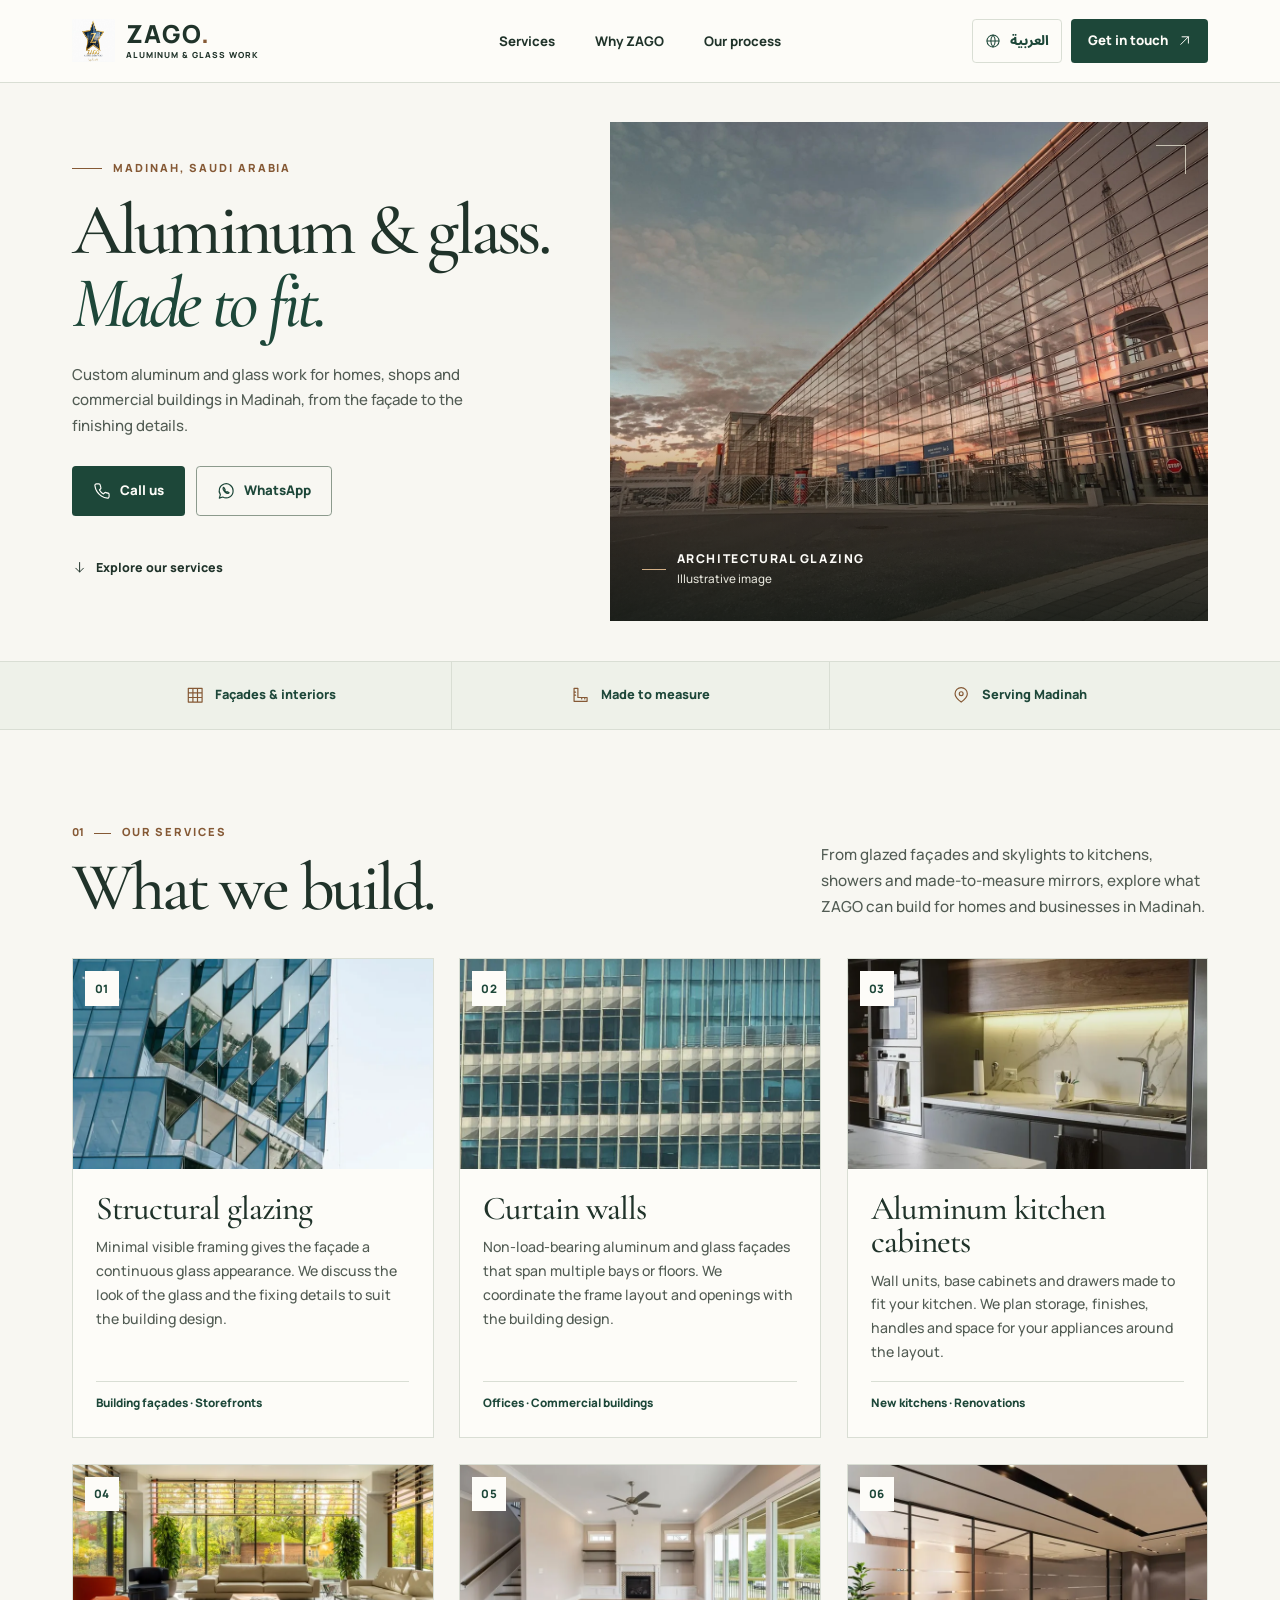
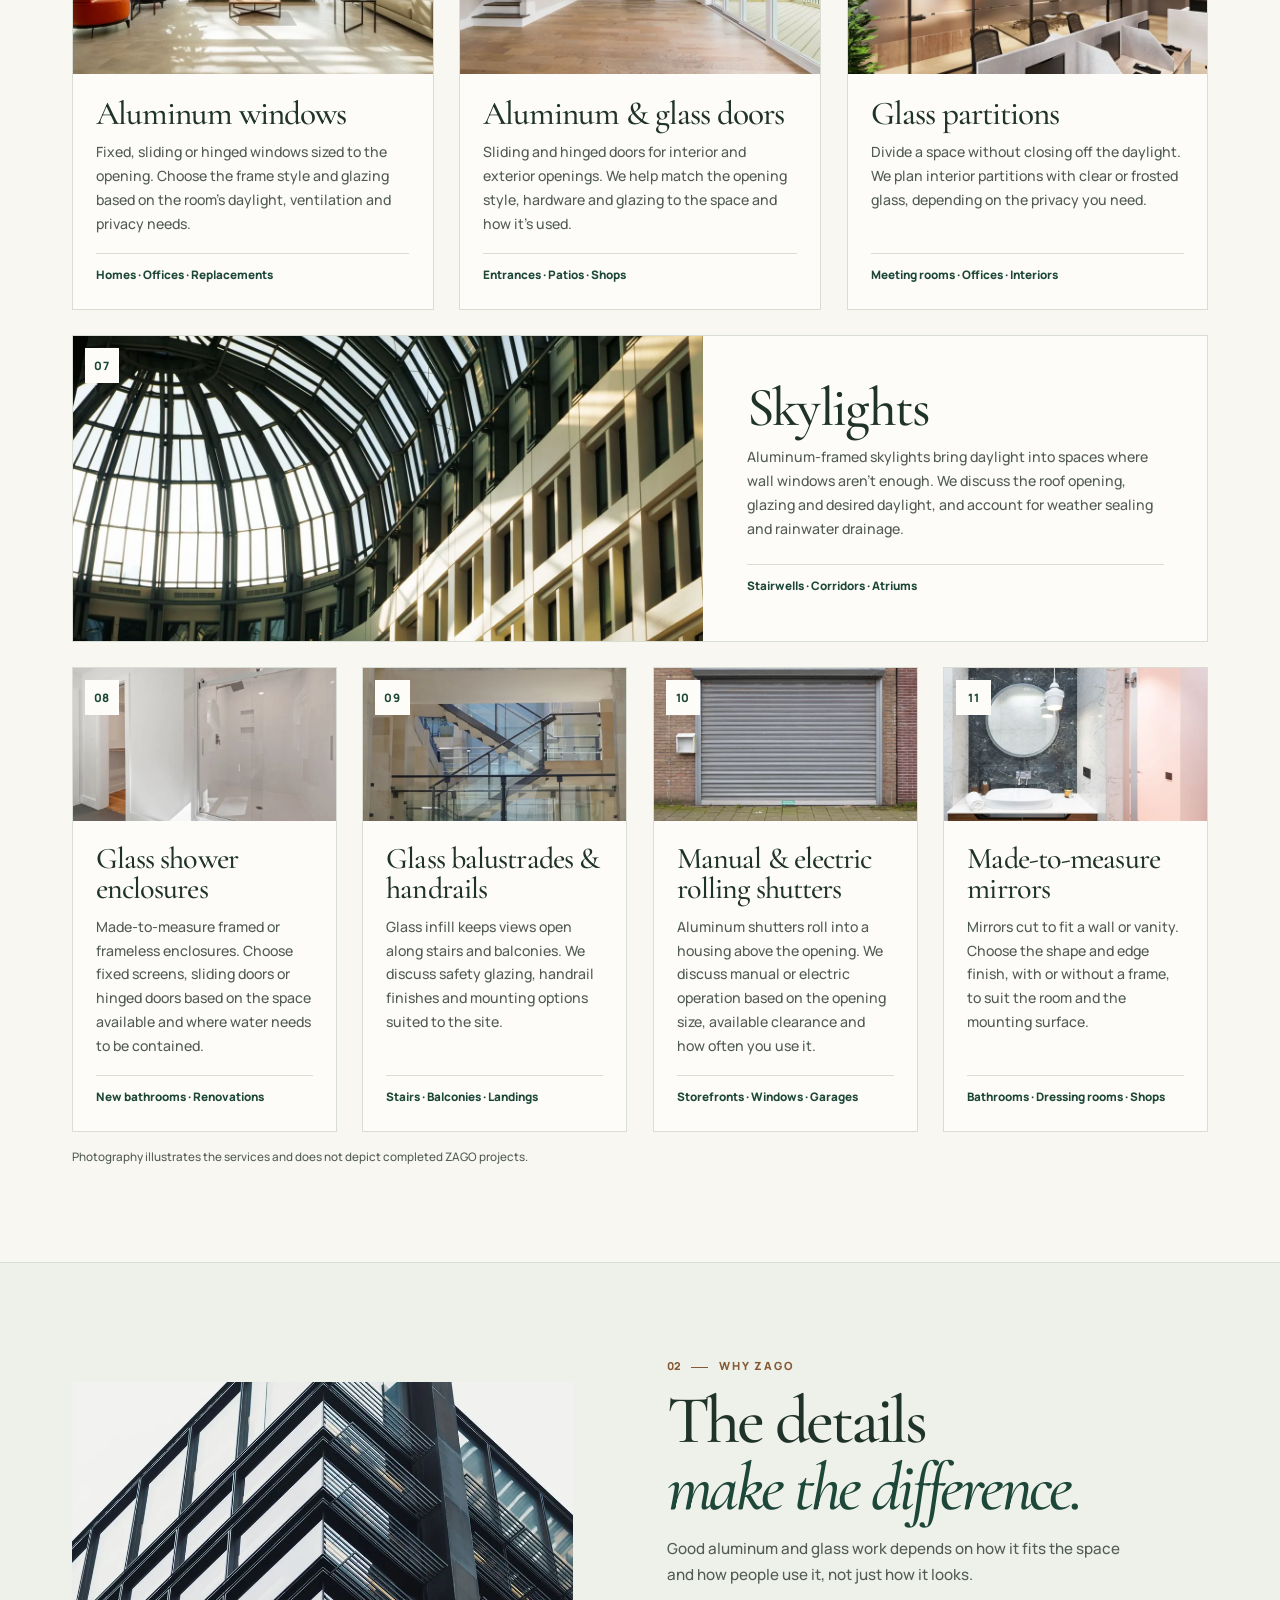
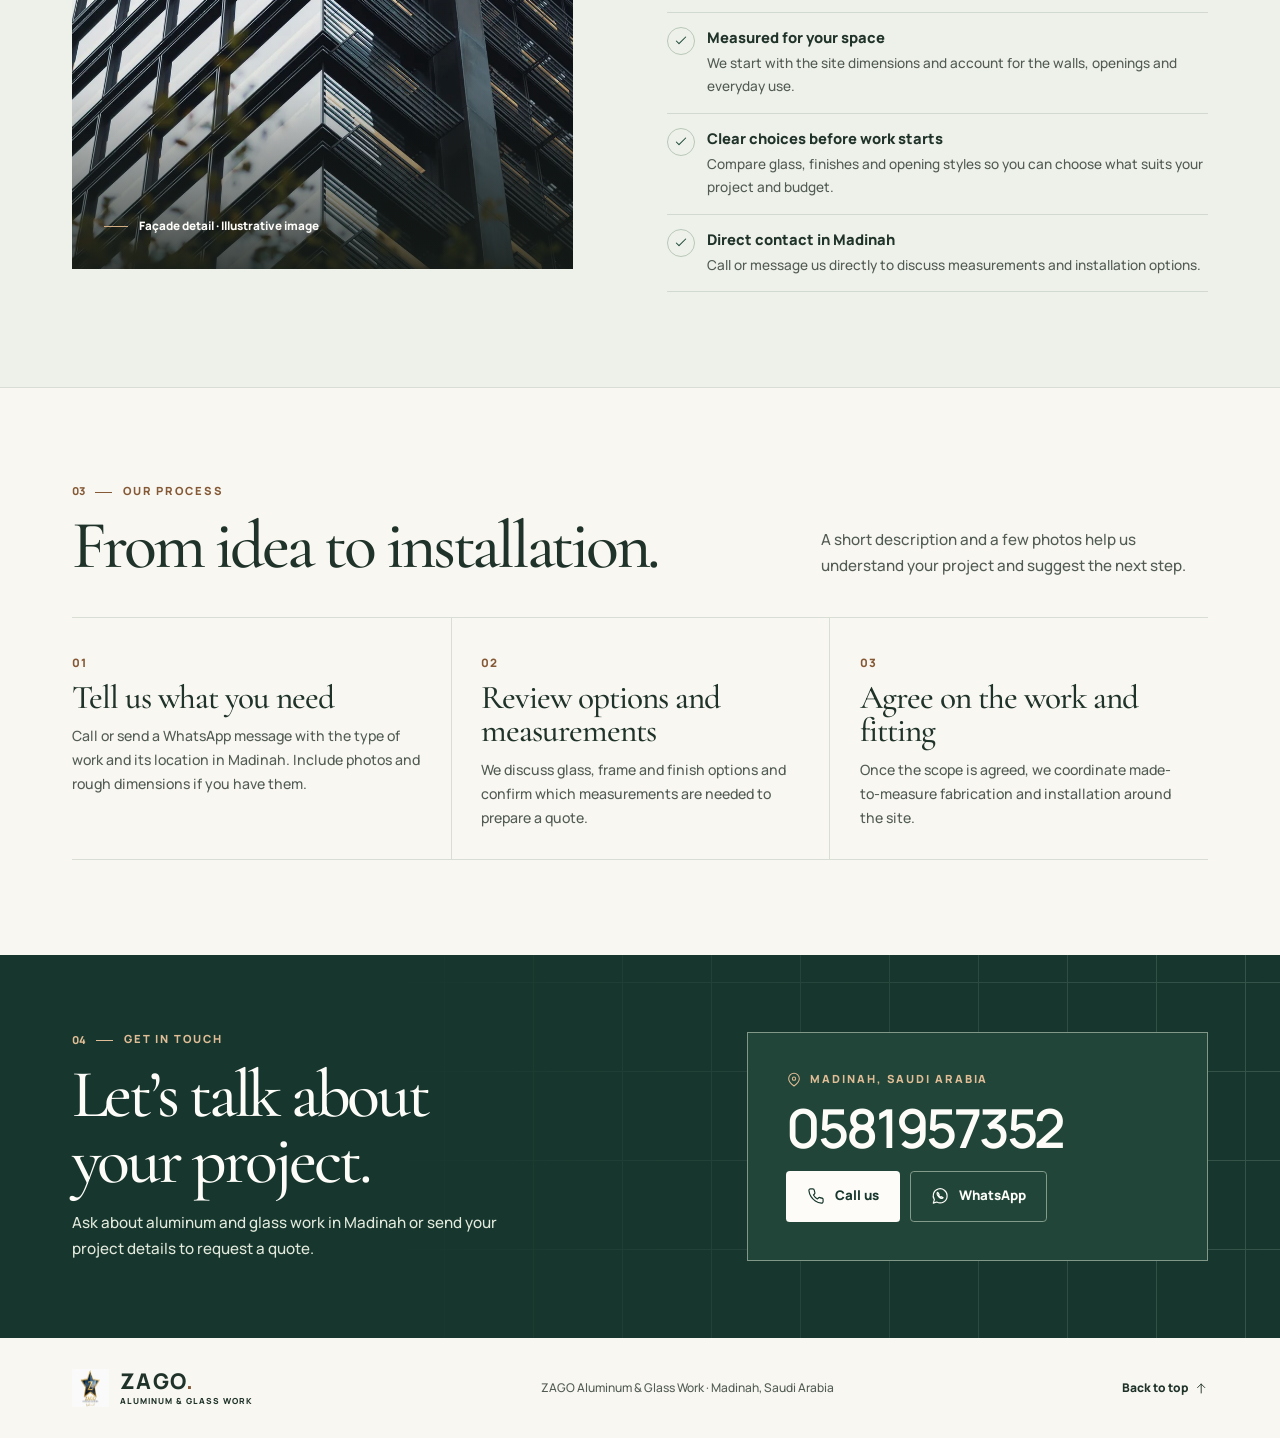
<file: index.html>
<!doctype html>
<html lang="en" dir="ltr">
<head>
    <meta charset="utf-8">
    <meta name="viewport" content="width=device-width, initial-scale=1">
    <meta name="theme-color" content="#f8f7f2">
    <meta name="description" content="ZAGO Aluminum &amp; Glass Work in Madinah: skylights, façades, kitchens, windows, doors, partitions, shower enclosures, railings, shutters and mirrors. Call or WhatsApp 0581957352." data-ar-content="زاغو لأعمال الألمنيوم والزجاج في المدينة المنورة: المناور، الواجهات، المطابخ، النوافذ، الأبواب، القواطع، كبائن الاستحمام، الدرابزين، الشتر، والمرايا. اتصل أو راسلنا على 0581957352.">
    <title>ZAGO Aluminum &amp; Glass Work | Madinah</title>
    <link rel="icon" href="assets/logo.jpg">
    <link rel="preload" href="assets/display.woff2" as="font" type="font/woff2" crossorigin>
    <link rel="stylesheet" href="styles.css">
    <script src="language.js" defer></script>
</head>
<body>
    <svg class="symbols" xmlns="http://www.w3.org/2000/svg" aria-hidden="true">
        <symbol id="i-pin" viewBox="0 0 24 24"><path d="M20 10c0 5-8 11-8 11S4 15 4 10a8 8 0 1 1 16 0Z"/><circle cx="12" cy="10" r="2.5"/></symbol>
        <symbol id="i-phone" viewBox="0 0 24 24"><path d="M21 16v3a2 2 0 0 1-2.2 2 18 18 0 0 1-7.9-2.8 18 18 0 0 1-5.6-5.6A18 18 0 0 1 2.5 4.7 2 2 0 0 1 4.5 2.5h3a2 2 0 0 1 2 1.7c.1 1 .4 1.9.7 2.8a2 2 0 0 1-.5 2.1L8.4 10.4a14 14 0 0 0 5.2 5.2l1.3-1.3a2 2 0 0 1 2.1-.5c.9.3 1.8.6 2.8.7A2 2 0 0 1 21 16Z"/></symbol>
        <symbol id="i-whatsapp" viewBox="0 0 24 24"><path d="M21 11.6a9.1 9.1 0 0 1-13.5 8L3 21l1.4-4.5A9.1 9.1 0 1 1 21 11.6Z"/><path d="M9 7.1c-.4 0-1 .5-1.1 1.2-.3 1.4 1.2 3.3 2.2 4.4 1 1 3 2.4 4.4 2.2.7-.1 1.2-.7 1.2-1.1l-2.3-1.2-.8.8a7.4 7.4 0 0 1-2.8-2.8l.8-.8L9 7.1Z" stroke-linejoin="round"/></symbol>
        <symbol id="i-globe" viewBox="0 0 24 24"><circle cx="12" cy="12" r="9"/><path d="M3 12h18M12 3a14 14 0 0 1 0 18 14 14 0 0 1 0-18Z"/></symbol>
        <symbol id="i-diagonal" viewBox="0 0 24 24"><path d="M6 18 18 6M8 6h10v10"/></symbol>
        <symbol id="i-down" viewBox="0 0 24 24"><path d="M12 4v15m-6-6 6 6 6-6"/></symbol>
        <symbol id="i-grid" viewBox="0 0 24 24"><path d="M3 3h18v18H3zM3 9h18M3 15h18M9 3v18m6-18v18"/></symbol>
        <symbol id="i-measure" viewBox="0 0 24 24"><path d="M4 3v17h17v-5H9V3Zm5 12h3m2 0v2m4-2v2M4 8h2m-2 4h2"/></symbol>
        <symbol id="i-check" viewBox="0 0 24 24"><path d="m5 12 4 4L19 6"/></symbol>
    </svg>

    <a class="skip" href="#content" data-ar="انتقل إلى المحتوى">Skip to content</a>
    <header class="site-header" id="top">
        <div class="shell masthead">
            <a class="brand" href="#top">
                <img src="assets/logo.jpg" width="43" height="43" alt="">
                <span class="brand-copy"><strong lang="en" dir="ltr">ZAGO<span aria-hidden="true">.</span></strong><small data-ar="للألمنيوم والزجاج">ALUMINUM &amp; GLASS WORK</small></span>
            </a>
            <nav class="main-nav" aria-label="Main navigation" data-ar-label="القائمة الرئيسية">
                <a href="#services" data-ar="خدماتنا">Services</a>
                <a href="#why-zago" data-ar="لماذا زاغو؟">Why ZAGO</a>
                <a href="#process" data-ar="كيف نعمل">Our process</a>
            </nav>
            <div class="header-actions">
                <button class="language-button" type="button" lang="ar" hidden>
                    <svg class="icon" aria-hidden="true"><use href="#i-globe"/></svg>
                    <span dir="rtl">العربية</span>
                </button>
                <a class="button button-dark header-contact" href="#contact">
                    <span data-ar="تواصل معنا">Get in touch</span><svg class="icon directional" aria-hidden="true"><use href="#i-diagonal"/></svg>
                </a>
            </div>
        </div>
    </header>

    <main id="content" tabindex="-1">
        <section class="hero shell" aria-labelledby="hero-title">
            <div class="hero-copy">
                <p class="eyebrow hero-kicker"><span class="eyebrow-line"></span><span data-ar="المدينة المنورة، المملكة العربية السعودية">Madinah, Saudi Arabia</span></p>
                <h1 id="hero-title"><span data-ar="ألمنيوم وزجاج">Aluminum &amp; glass.</span><em data-ar="على مقاس مشروعك.">Made to fit.</em></h1>
                <p class="hero-description" data-ar="تقدّم زاغو أعمال الألمنيوم والزجاج حسب الطلب للمنازل والمحلات والمباني التجارية في المدينة المنورة، من الواجهات الخارجية إلى أدق التفاصيل الداخلية.">Custom aluminum and glass work for homes, shops and commercial buildings in Madinah, from the façade to the finishing details.</p>
                <div class="hero-actions">
                    <a class="button button-dark" href="tel:+966581957352"><svg class="icon" aria-hidden="true"><use href="#i-phone"/></svg><span data-ar="اتصل بنا">Call us</span></a>
                    <a class="button button-outline" href="https://wa.me/966581957352"><svg class="icon" aria-hidden="true"><use href="#i-whatsapp"/></svg><span data-ar="واتساب">WhatsApp</span></a>
                </div>
                <a class="hero-jump" href="#services"><svg class="icon" aria-hidden="true"><use href="#i-down"/></svg><span data-ar="تعرّف على خدماتنا">Explore our services</span></a>
            </div>
            <figure class="hero-image">
                <img src="assets/hero.webp" width="1500" height="1220" fetchpriority="high" alt="A glazed building façade reflecting the evening sky" data-ar-alt="واجهة مبنى زجاجية تعكس ألوان السماء وقت الغروب">
                <figcaption class="image-caption"><span class="caption-rule"></span><span><strong data-ar="الواجهات الزجاجية المعمارية">Architectural glazing</strong><small data-ar="صورة توضيحية">Illustrative image</small></span></figcaption>
                <span class="image-corner" aria-hidden="true"></span>
            </figure>
        </section>

        <div class="scope-band">
            <div class="shell scope-grid">
                <p><svg class="icon" aria-hidden="true"><use href="#i-grid"/></svg><span data-ar="واجهات وتشطيبات داخلية">Façades &amp; interiors</span></p>
                <p><svg class="icon" aria-hidden="true"><use href="#i-measure"/></svg><span data-ar="تنفيذ حسب المقاس">Made to measure</span></p>
                <p><svg class="icon" aria-hidden="true"><use href="#i-pin"/></svg><span data-ar="نخدم المدينة المنورة">Serving Madinah</span></p>
            </div>
        </div>

        <section class="services shell section" id="services" aria-labelledby="services-title">
            <div class="section-intro">
                <div>
                    <p class="eyebrow section-label"><span aria-hidden="true">01</span><span data-ar="خدماتنا">Our services</span></p>
                    <h2 id="services-title" data-ar="ما الذي ننفّذه؟">What we build.</h2>
                </div>
                <p data-ar="من الواجهات الزجاجية والمناور إلى المطابخ والحمّامات والمرايا حسب المقاس، تعرّف على ما تنفّذه زاغو للمنازل والمنشآت التجارية في المدينة المنورة.">From glazed façades and skylights to kitchens, showers and made-to-measure mirrors, explore what ZAGO can build for homes and businesses in Madinah.</p>
            </div>
            <div class="service-grid">
                <article class="service-card">
                    <div class="service-image"><img src="assets/glazing.webp" width="760" height="490" loading="lazy" decoding="async" alt=""><span aria-hidden="true">01</span></div>
                    <div class="service-copy">
                        <h3 data-ar="الزجاج الإنشائي">Structural glazing</h3>
                        <p data-ar="أنظمة زجاجية تخفي الإطارات قدر الإمكان ليبدو سطح الواجهة متصلاً. نناقش شكل الزجاج وتفاصيل التثبيت بما يناسب تصميم المبنى.">Minimal visible framing gives the façade a continuous glass appearance. We discuss the look of the glass and the fixing details to suit the building design.</p>
                        <p class="service-use" data-ar="واجهات المباني • واجهات المحلات">Building façades · Storefronts</p>
                    </div>
                </article>
                <article class="service-card">
                    <div class="service-image"><img src="assets/curtain-wall.webp" width="760" height="490" loading="lazy" decoding="async" alt=""><span aria-hidden="true">02</span></div>
                    <div class="service-copy">
                        <h3 data-ar="الواجهات الستارية">Curtain walls</h3>
                        <p data-ar="واجهات خارجية غير حاملة من الألمنيوم والزجاج تمتد عبر عدة فتحات أو طوابق. ننسّق تقسيمات الواجهة وأماكن الفتحات مع تصميم المبنى.">Non-load-bearing aluminum and glass façades that span multiple bays or floors. We coordinate the frame layout and openings with the building design.</p>
                        <p class="service-use" data-ar="المكاتب • المباني التجارية">Offices · Commercial buildings</p>
                    </div>
                </article>
                <article class="service-card">
                    <div class="service-image"><img src="assets/kitchen.webp" width="760" height="490" loading="lazy" decoding="async" alt=""><span aria-hidden="true">03</span></div>
                    <div class="service-copy">
                        <h3 data-ar="خزائن مطابخ الألمنيوم">Aluminum kitchen cabinets</h3>
                        <p data-ar="خزائن علوية وسفلية وأدراج تُنفّذ حسب أبعاد مطبخك. نخطّط معك لتوزيع التخزين، واختيار الواجهات والمقابض، وتخصيص أماكن الأجهزة.">Wall units, base cabinets and drawers made to fit your kitchen. We plan storage, finishes, handles and space for your appliances around the layout.</p>
                        <p class="service-use" data-ar="مطابخ جديدة • تجديد المطابخ">New kitchens · Renovations</p>
                    </div>
                </article>
                <article class="service-card">
                    <div class="service-image"><img src="assets/windows.webp" width="760" height="490" loading="lazy" decoding="async" alt=""><span aria-hidden="true">04</span></div>
                    <div class="service-copy">
                        <h3 data-ar="نوافذ الألمنيوم">Aluminum windows</h3>
                        <p data-ar="نوافذ ثابتة أو منزلقة أو مفصلية حسب مقاس كل فتحة. اختر شكل الإطار والزجاج بحسب احتياج الغرفة إلى الضوء والتهوية والخصوصية.">Fixed, sliding or hinged windows sized to the opening. Choose the frame style and glazing based on the room’s daylight, ventilation and privacy needs.</p>
                        <p class="service-use" data-ar="المنازل • المكاتب • استبدال النوافذ">Homes · Offices · Replacements</p>
                    </div>
                </article>
                <article class="service-card">
                    <div class="service-image"><img src="assets/doors.webp" width="760" height="490" loading="lazy" decoding="async" alt=""><span aria-hidden="true">05</span></div>
                    <div class="service-copy">
                        <h3 data-ar="أبواب الألمنيوم والزجاج">Aluminum &amp; glass doors</h3>
                        <p data-ar="أبواب منزلقة أو مفصلية للمداخل الداخلية والخارجية. نساعدك في اختيار طريقة الفتح والمقابض والزجاج بما يلائم المساحة والاستخدام اليومي.">Sliding and hinged doors for interior and exterior openings. We help match the opening style, hardware and glazing to the space and how it’s used.</p>
                        <p class="service-use" data-ar="المداخل • الأفنية • المحلات">Entrances · Patios · Shops</p>
                    </div>
                </article>
                <article class="service-card">
                    <div class="service-image"><img src="assets/partitions.webp" width="760" height="490" loading="lazy" decoding="async" alt=""><span aria-hidden="true">06</span></div>
                    <div class="service-copy">
                        <h3 data-ar="القواطع الزجاجية">Glass partitions</h3>
                        <p data-ar="قسّم المساحة من دون حجب الضوء الطبيعي. نخطّط لقواطع داخلية بزجاج شفاف أو مصنفر حسب مستوى الخصوصية المطلوب.">Divide a space without closing off the daylight. We plan interior partitions with clear or frosted glass, depending on the privacy you need.</p>
                        <p class="service-use" data-ar="غرف الاجتماعات • المكاتب • المساحات الداخلية">Meeting rooms · Offices · Interiors</p>
                    </div>
                </article>
            </div>
            <div class="service-grid service-grid--expansion">
                <article class="service-card service-card--featured">
                    <div class="service-image"><img src="assets/skylights.webp" width="1320" height="720" loading="lazy" decoding="async" alt=""><span aria-hidden="true">07</span></div>
                    <div class="service-copy">
                        <h3 data-ar="المناور الزجاجية (سكاي لايت)">Skylights</h3>
                        <p data-ar="مناور بإطارات ألمنيوم تُدخل الضوء الطبيعي من السقف إلى المساحات التي لا تكفيها النوافذ الجانبية. نناقش مقاس الفتحة ونوع الزجاج وكمية الضوء المطلوبة، مع مراعاة العزل حول الإطار وتصريف مياه الأمطار.">Aluminum-framed skylights bring daylight into spaces where wall windows aren’t enough. We discuss the roof opening, glazing and desired daylight, and account for weather sealing and rainwater drainage.</p>
                        <p class="service-use" data-ar="السلالم • الممرات • الأفنية الداخلية">Stairwells · Corridors · Atriums</p>
                    </div>
                </article>
                <article class="service-card">
                    <div class="service-image"><img src="assets/shower-enclosures.webp" width="760" height="490" loading="lazy" decoding="async" alt=""><span aria-hidden="true">08</span></div>
                    <div class="service-copy">
                        <h3 data-ar="كبائن الاستحمام الزجاجية">Glass shower enclosures</h3>
                        <p data-ar="كبائن استحمام حسب المقاس، بإطار أو من دونه. نختار معك الألواح الثابتة أو الأبواب المنزلقة أو المفصلية حسب المساحة، مع مراعاة الحدّ من تناثر الماء خارج منطقة الاستحمام.">Made-to-measure framed or frameless enclosures. Choose fixed screens, sliding doors or hinged doors based on the space available and where water needs to be contained.</p>
                        <p class="service-use" data-ar="الحمّامات الجديدة • تجديد الحمّامات">New bathrooms · Renovations</p>
                    </div>
                </article>
                <article class="service-card">
                    <div class="service-image"><img src="assets/glass-balustrades.webp" width="760" height="490" loading="lazy" decoding="async" alt=""><span aria-hidden="true">09</span></div>
                    <div class="service-copy">
                        <h3 data-ar="الدرابزين الزجاجي والمساند اليدوية">Glass balustrades &amp; handrails</h3>
                        <p data-ar="درابزين بألواح زجاجية يحدّد حواف السلالم والشرفات من دون حجب الرؤية. نناقش نوع زجاج الأمان، وتشطيب المسند اليدوي، وطريقة التثبيت المناسبة للموقع.">Glass infill keeps views open along stairs and balconies. We discuss safety glazing, handrail finishes and mounting options suited to the site.</p>
                        <p class="service-use" data-ar="السلالم • الشرفات • بسطات السلالم">Stairs · Balconies · Landings</p>
                    </div>
                </article>
                <article class="service-card">
                    <div class="service-image"><img src="assets/rolling-shutters.webp" width="760" height="490" loading="lazy" decoding="async" alt=""><span aria-hidden="true">10</span></div>
                    <div class="service-copy">
                        <h3 data-ar="الشتر الدوّار اليدوي والكهربائي">Manual &amp; electric rolling shutters</h3>
                        <p data-ar="شتر ألمنيوم يُلفّ داخل صندوق فوق الفتحة. نناقش معك التشغيل اليدوي أو الكهربائي بحسب أبعاد الفتحة والمساحة المتاحة وعدد مرات الاستخدام.">Aluminum shutters roll into a housing above the opening. We discuss manual or electric operation based on the opening size, available clearance and how often you use it.</p>
                        <p class="service-use" data-ar="واجهات المحلات • النوافذ • المرائب">Storefronts · Windows · Garages</p>
                    </div>
                </article>
                <article class="service-card">
                    <div class="service-image"><img src="assets/mirrors.webp" width="760" height="490" loading="lazy" decoding="async" alt=""><span aria-hidden="true">11</span></div>
                    <div class="service-copy">
                        <h3 data-ar="مرايا حسب المقاس">Made-to-measure mirrors</h3>
                        <p data-ar="مرايا تُقصّ بحسب أبعاد الجدار أو وحدة المغسلة. اختر الشكل وتشطيب الحواف، مع إطار أو من دونه، بحسب المكان وطريقة التثبيت المناسبة له.">Mirrors cut to fit a wall or vanity. Choose the shape and edge finish, with or without a frame, to suit the room and the mounting surface.</p>
                        <p class="service-use" data-ar="الحمّامات • غرف الملابس • المحلات">Bathrooms · Dressing rooms · Shops</p>
                    </div>
                </article>
            </div>
            <p class="photo-note" data-ar="الصور توضيحية وليست معرضاً لأعمال زاغو المنفّذة.">Photography illustrates the services and does not depict completed ZAGO projects.</p>
        </section>

        <section class="why section" id="why-zago" aria-labelledby="why-title">
            <div class="shell why-layout">
                <figure class="why-image">
                    <img src="assets/facade-detail.webp" width="960" height="1000" loading="lazy" decoding="async" alt="Detail of aluminum profiles around the corner of a glass building" data-ar-alt="تفاصيل قطاعات الألمنيوم عند زاوية مبنى زجاجي">
                    <figcaption><span class="caption-rule"></span><span data-ar="تفاصيل الواجهة · صورة توضيحية">Façade detail · Illustrative image</span></figcaption>
                </figure>
                <div class="why-copy">
                    <p class="eyebrow section-label"><span aria-hidden="true">02</span><span data-ar="لماذا زاغو؟">Why ZAGO</span></p>
                    <h2 id="why-title"><span data-ar="نهتم بالتفاصيل.">The details</span> <em data-ar="من القياس إلى التركيب.">make the difference.</em></h2>
                    <p class="why-intro" data-ar="يعتمد نجاح أعمال الألمنيوم والزجاج على ملاءمتها للمكان وطريقة استخدامه، لا على مظهرها وحده.">Good aluminum and glass work depends on how it fits the space and how people use it, not just how it looks.</p>
                    <ul class="why-list">
                        <li><span class="check"><svg class="icon" aria-hidden="true"><use href="#i-check"/></svg></span><div><h3 data-ar="مقاسات تناسب موقعك">Measured for your space</h3><p data-ar="نبدأ بأبعاد الموقع ونراعي الجدران والفتحات وطريقة استخدام المكان.">We start with the site dimensions and account for the walls, openings and everyday use.</p></div></li>
                        <li><span class="check"><svg class="icon" aria-hidden="true"><use href="#i-check"/></svg></span><div><h3 data-ar="خيارات واضحة قبل التنفيذ">Clear choices before work starts</h3><p data-ar="ناقش معنا أنواع الزجاج والتشطيبات وطريقة الفتح لتحديد الأنسب لك ولميزانيتك.">Compare glass, finishes and opening styles so you can choose what suits your project and budget.</p></div></li>
                        <li><span class="check"><svg class="icon" aria-hidden="true"><use href="#i-check"/></svg></span><div><h3 data-ar="تواصل مباشر في المدينة المنورة">Direct contact in Madinah</h3><p data-ar="تواصل معنا هاتفياً أو عبر واتساب للاستفسار عن القياسات وخيارات التركيب.">Call or message us directly to discuss measurements and installation options.</p></div></li>
                    </ul>
                </div>
            </div>
        </section>

        <section class="process shell section" id="process" aria-labelledby="process-title">
            <div class="section-intro">
                <div>
                    <p class="eyebrow section-label"><span aria-hidden="true">03</span><span data-ar="كيف نعمل">Our process</span></p>
                    <h2 id="process-title" data-ar="من الفكرة إلى التركيب.">From idea to installation.</h2>
                </div>
                <p data-ar="يساعدنا وصف بسيط وصور واضحة على فهم مشروعك واقتراح الخطوة التالية.">A short description and a few photos help us understand your project and suggest the next step.</p>
            </div>
            <ol class="process-grid">
                <li><span class="step" aria-hidden="true">01</span><h3 data-ar="أخبرنا عن مشروعك">Tell us what you need</h3><p data-ar="اتصل بنا أو أرسل على واتساب نوع العمل وموقعه في المدينة المنورة. أرفق صوراً ومقاسات تقريبية إن توفرت.">Call or send a WhatsApp message with the type of work and its location in Madinah. Include photos and rough dimensions if you have them.</p></li>
                <li><span class="step" aria-hidden="true">02</span><h3 data-ar="ناقش الخيارات والمقاسات">Review options and measurements</h3><p data-ar="نناقش الخيارات المناسبة للزجاج والإطارات والتشطيبات، ونحدّد القياسات اللازمة لإعداد عرض السعر.">We discuss glass, frame and finish options and confirm which measurements are needed to prepare a quote.</p></li>
                <li><span class="step" aria-hidden="true">03</span><h3 data-ar="اتّفق على التنفيذ والتركيب">Agree on the work and fitting</h3><p data-ar="بعد الاتفاق على تفاصيل العمل، ننسّق التصنيع حسب المقاس والتركيب بما يناسب الموقع.">Once the scope is agreed, we coordinate made-to-measure fabrication and installation around the site.</p></li>
            </ol>
        </section>

        <section class="contact" id="contact" aria-labelledby="contact-title">
            <div class="shell contact-layout">
                <div>
                    <p class="eyebrow section-label"><span aria-hidden="true">04</span><span data-ar="تواصل معنا">Get in touch</span></p>
                    <h2 id="contact-title" data-ar="لنتحدث عن مشروعك.">Let’s talk about your project.</h2>
                    <p data-ar="للاستفسار أو طلب عرض سعر لأعمال الألمنيوم والزجاج في المدينة المنورة، اتصل بنا أو أرسل لنا رسالة على واتساب.">Ask about aluminum and glass work in Madinah or send your project details to request a quote.</p>
                </div>
                <div class="contact-panel">
                    <span class="eyebrow contact-label"><svg class="icon" aria-hidden="true"><use href="#i-pin"/></svg><span data-ar="المدينة المنورة، السعودية">Madinah, Saudi Arabia</span></span>
                    <a class="contact-number" href="tel:+966581957352" dir="ltr"><bdi>0581957352</bdi></a>
                    <div class="contact-actions">
                        <a class="button button-light" href="tel:+966581957352"><svg class="icon" aria-hidden="true"><use href="#i-phone"/></svg><span data-ar="اتصل بنا">Call us</span></a>
                        <a class="button button-on-dark" href="https://wa.me/966581957352"><svg class="icon" aria-hidden="true"><use href="#i-whatsapp"/></svg><span data-ar="واتساب">WhatsApp</span></a>
                    </div>
                </div>
            </div>
        </section>
    </main>

    <footer class="site-footer">
        <div class="shell footer-layout">
            <a class="brand" href="#top">
                <img src="assets/logo.jpg" width="43" height="43" alt="">
                <span class="brand-copy"><strong lang="en" dir="ltr">ZAGO<span aria-hidden="true">.</span></strong><small data-ar="للألمنيوم والزجاج">ALUMINUM &amp; GLASS WORK</small></span>
            </a>
            <p data-ar="زاغو لأعمال الألمنيوم والزجاج · المدينة المنورة، السعودية">ZAGO Aluminum &amp; Glass Work · Madinah, Saudi Arabia</p>
            <a class="footer-top" href="#top"><span data-ar="أعلى الصفحة">Back to top</span><svg class="icon" aria-hidden="true"><use href="#i-down"/></svg></a>
        </div>
    </footer>
</body>
</html>
</file>
<file: styles.css>
@font-face {
    font-family: Manrope;
    src: url("assets/body.woff2") format("woff2");
    font-style: normal;
    font-weight: 400 800;
    font-display: swap;
}

@font-face {
    font-family: Cormorant;
    src: url("assets/display.woff2") format("woff2");
    font-style: normal;
    font-weight: 500;
    font-display: swap;
}

@font-face {
    font-family: Cormorant;
    src: url("assets/display-italic.woff2") format("woff2");
    font-style: italic;
    font-weight: 500;
    font-display: swap;
}

@font-face {
    font-family: Noto Arabic;
    src: url("assets/arabic.woff2") format("woff2");
    font-style: normal;
    font-weight: 400 800;
    font-display: swap;
    unicode-range: U+0600-06FF, U+0750-077F, U+0870-08FF, U+200C-200E, U+FB50-FDFF, U+FE70-FEFF;
}

:root {
    color-scheme: light;
    --paper: #f8f7f2;
    --white: #fdfcf8;
    --ink: #20332a;
    --muted: #525c54;
    --green: #1d4739;
    --deep: #17372e;
    --line: #d9ded4;
    --mist: #eef1e9;
    --copper: #855935;
    --sand: #d2ae85;
    --body: Manrope, sans-serif;
    --display: Cormorant, Georgia, serif;
    --gutter: clamp(1.25rem, 5.6vw, 5.5rem);
    --section-space: clamp(4rem, 7.4vw, 7rem);
}

:root:lang(ar) {
    --body: "Noto Arabic", Manrope, Tahoma, sans-serif;
    --display: var(--body);
}

*, *::before, *::after { box-sizing: border-box; }
html { scroll-behavior: smooth; }
body { margin: 0; background: var(--paper); color: var(--ink); font: 500 1rem/1.7 var(--body); }
h1, h2, h3, p, figure, ol, ul { margin: 0; }
a { color: inherit; text-decoration: none; }
button { font: inherit; }
img { display: block; max-inline-size: 100%; }
[hidden] { display: none !important; }
:focus-visible { outline: 2px solid var(--copper); outline-offset: 5px; }
section[id] { scroll-margin-block-start: 1.25rem; }
::selection { color: var(--deep); background: #d9e4cd; }

.symbols { position: absolute; inline-size: 0; block-size: 0; overflow: hidden; }
.icon { inline-size: 1.15rem; block-size: 1.15rem; flex: none; fill: none; stroke: currentColor; stroke-width: 1.55; stroke-linecap: round; stroke-linejoin: round; }
:root[dir="rtl"] .directional { transform: scaleX(-1); }
.shell { inline-size: min(calc(100% - 2 * var(--gutter)), 82rem); margin-inline: auto; }
.skip { position: fixed; z-index: 2; inset-block-start: .75rem; inset-inline-start: .75rem; padding: .6rem 1rem; background: var(--deep); color: var(--white); }
.skip:not(:focus) { clip-path: inset(50%); }

.site-header { background: var(--white); border-block-end: 1px solid var(--line); }
.masthead { display: grid; grid-template-columns: 1fr auto 1fr; align-items: center; gap: 1.85rem; min-block-size: 5.1rem; }
.brand { display: inline-flex; align-items: center; justify-self: start; gap: .68rem; }
.brand img { inline-size: 2.7rem; block-size: 2.7rem; flex: none; }
.brand-copy { display: grid; justify-items: start; align-content: center; gap: .25rem; }
.brand-copy strong { font: 800 1.55rem/.95 Manrope, sans-serif; letter-spacing: .055em; }
.brand-copy strong span { color: var(--copper); }
.brand-copy small { font-size: .52rem; font-weight: 800; line-height: 1.15; letter-spacing: .12em; white-space: nowrap; }
.brand-copy small:lang(ar) { font-size: .69rem; letter-spacing: 0; }
.main-nav, .header-actions { display: flex; align-items: center; }
.main-nav { gap: clamp(1.1rem, 3.1vw, 2.8rem); white-space: nowrap; }
.main-nav a { font-size: .83rem; font-weight: 750; }
.main-nav a:hover, .hero-jump:hover, .footer-top:hover { color: var(--copper); }
.header-actions { justify-self: end; gap: .6rem; }

.button, .language-button {
    display: inline-flex;
    min-block-size: 3.15rem;
    align-items: center;
    justify-content: center;
    gap: .58rem;
    padding: .59rem 1.25rem;
    border: 1px solid transparent;
    border-radius: .24rem;
    font-size: .83rem;
    font-weight: 800;
    line-height: 1.35;
    white-space: nowrap;
    transition: background-color .18s ease, border-color .18s ease, color .18s ease;
}

.button-dark { background: var(--green); color: var(--white); }
.button-dark:hover { background: #102e25; }
.button-outline { background: transparent; border-color: #8c9a8d; color: var(--green); }
.button-outline:hover { background: var(--mist); border-color: var(--green); }
.language-button { min-block-size: 2.75rem; background: transparent; border-color: var(--line); color: var(--green); cursor: pointer; padding-inline: .73rem; }
.language-button:hover { border-color: #8c9a8d; background: var(--mist); }
.language-button .icon { inline-size: 1rem; block-size: 1rem; }
.language-button span:lang(ar) { font-family: "Noto Arabic", Tahoma, sans-serif; }
.header-contact { min-block-size: 2.75rem; padding-inline: .95rem; }
.header-contact .icon { inline-size: .95rem; block-size: .95rem; }

.hero { display: grid; grid-template-columns: minmax(0, .9fr) minmax(0, 1.1fr); gap: clamp(1.75rem, 3.75vw, 4rem); align-items: stretch; padding-block: clamp(1.7rem, 3.1vw, 3rem); }
.hero-copy { align-self: center; padding-block: clamp(1rem, 2.1vw, 2rem); }
.eyebrow { font-size: .7rem; font-weight: 800; letter-spacing: .17em; line-height: 1.5; text-transform: uppercase; }
.eyebrow:lang(ar) { font-size: .81rem; letter-spacing: 0; }
.hero-kicker { display: flex; align-items: center; gap: .7rem; color: var(--copper); margin-block-end: 1.2rem; }
.eyebrow-line { inline-size: 1.9rem; block-size: 1px; flex: none; background: currentColor; }

h1, h2, h3 { font-family: var(--display); font-weight: 500; }
h1 { font-size: clamp(3.4rem, 5.65vw, 5.65rem); line-height: .95; letter-spacing: -.052em; }
h1 span, h1 em { display: block; }
h1 em { margin-block-start: .06em; color: var(--green); }
h1:lang(ar) { font-size: clamp(2.35rem, 3.8vw, 4rem); font-weight: 650; line-height: 1.36; letter-spacing: 0; }
h1:lang(ar) em, h2:lang(ar) em { font-style: normal; }
.hero-description { max-inline-size: 28rem; margin-block: 1.5rem 1.7rem; color: var(--muted); font-size: clamp(.94rem, 1.15vw, 1.04rem); }
.hero-description:lang(ar) { line-height: 1.95; }
.hero-actions, .contact-actions { display: flex; flex-wrap: wrap; gap: .65rem; }
.hero-jump { display: inline-flex; align-items: center; gap: .55rem; margin-block-start: clamp(1.8rem, 3.2vw, 3.2rem); font-size: .78rem; font-weight: 800; }
.hero-jump .icon { inline-size: .95rem; block-size: .95rem; }

.hero-image { position: relative; min-block-size: clamp(29rem, 39vw, 37rem); isolation: isolate; overflow: hidden; background: #535d51; }
.hero-image img, .why-image img { position: absolute; inset: 0; inline-size: 100%; block-size: 100%; max-inline-size: none; object-fit: cover; }
.hero-image img { object-position: 68% 50%; }
.hero-image::after, .why-image::after { content: ""; position: absolute; z-index: 0; inset: 0; background: linear-gradient(0deg, #151c18cf, #15261e12 37%, transparent 58%); pointer-events: none; }
.image-caption, .why-image figcaption { position: absolute; z-index: 1; inset-inline-start: clamp(1rem, 2.5vw, 2rem); inset-block-end: clamp(1rem, 2.5vw, 2rem); display: flex; align-items: center; gap: .7rem; color: var(--white); }
.image-caption strong, .image-caption small { display: block; }
.image-caption strong { font-size: .76rem; font-weight: 800; text-transform: uppercase; letter-spacing: .13em; }
.image-caption strong:lang(ar) { font-size: .88rem; letter-spacing: 0; }
.image-caption small { color: #e4e3d9; font-size: .73rem; }
.caption-rule { inline-size: 1.5rem; block-size: 1px; flex: none; background: var(--sand); }
.image-corner { position: absolute; z-index: 1; inset-inline-end: 1.4rem; inset-block-start: 1.4rem; inline-size: 1.85rem; block-size: 1.85rem; border-block-start: 1px solid #f7f4e1b3; border-inline-end: 1px solid #f7f4e1b3; }

.scope-band { border-block: 1px solid var(--line); background: var(--mist); }
.scope-grid { display: grid; grid-template-columns: repeat(3, minmax(0, 1fr)); }
.scope-grid p { display: flex; justify-content: center; align-items: center; gap: .7rem; min-block-size: 4.15rem; padding: .55rem .65rem; color: var(--green); font-size: .8rem; font-weight: 800; }
.scope-grid p + p { border-inline-start: 1px solid var(--line); }
.scope-grid .icon { color: var(--copper); }

.section { padding-block: var(--section-space); }
.section-intro { display: grid; grid-template-columns: minmax(0, 1.45fr) minmax(0, .8fr); gap: 1.4rem 3rem; align-items: end; margin-block-end: clamp(1.75rem, 3vw, 2.75rem); }
.section-label { display: flex; align-items: center; gap: .65rem; color: var(--copper); margin-block-end: .78rem; }
.section-label span:first-child { font: 800 .68rem/1.15 Manrope, sans-serif; letter-spacing: .06em; }
.section-label span:first-child::after { content: ""; display: inline-block; inline-size: 1.1rem; margin-inline-start: .55rem; border-block-start: 1px solid currentColor; vertical-align: middle; }
h2 { font-size: clamp(3rem, 5.3vw, 5.25rem); line-height: .98; letter-spacing: -.048em; text-wrap: balance; }
h2:lang(ar) { font-size: clamp(2.05rem, 3.65vw, 3.55rem); font-weight: 650; line-height: 1.35; letter-spacing: 0; }
.section-intro > p, .why-intro { max-inline-size: 30rem; color: var(--muted); font-size: .95rem; }

.service-grid { display: grid; grid-template-columns: repeat(3, minmax(0, 1fr)); gap: clamp(1rem, 2vw, 1.65rem); }
.service-grid--expansion { grid-template-columns: repeat(4, minmax(0, 1fr)); margin-block-start: clamp(1rem, 2vw, 1.65rem); }
.service-card { display: flex; flex-direction: column; background: var(--white); border: 1px solid var(--line); }
.service-image { position: relative; overflow: hidden; background: #dbe4dc; aspect-ratio: 1.72; }
.service-image img { inline-size: 100%; block-size: 100%; object-fit: cover; transition: transform .4s ease; }
.service-card:hover .service-image img { transform: scale(1.035); }
.service-image span { position: absolute; inset-block-start: .75rem; inset-inline-start: .75rem; display: grid; place-items: center; inline-size: 2.15rem; block-size: 2.15rem; background: var(--white); color: var(--green); font: 800 .72rem/1 Manrope, sans-serif; letter-spacing: .04em; }
.service-copy { flex: 1; display: flex; flex-direction: column; padding: clamp(1rem, 1.8vw, 1.55rem); }
.service-copy h3, .process-grid h3 { font-size: clamp(1.7rem, 2.6vw, 2.35rem); line-height: 1; letter-spacing: -.03em; }
.service-copy h3:lang(ar), .process-grid h3:lang(ar) { font-size: clamp(1.12rem, 1.7vw, 1.55rem); font-weight: 700; line-height: 1.45; letter-spacing: 0; }
.service-copy > p:not(.service-use), .process-grid p { margin-block: .65rem 1.05rem; color: var(--muted); font-size: .88rem; }
.service-use { margin-block-start: auto; padding-block-start: .75rem; border-block-start: 1px solid var(--line); color: var(--green); font-size: .73rem; font-weight: 800; }
.service-card--featured { display: grid; grid-column: 1 / -1; grid-template-columns: minmax(0, 1.25fr) minmax(0, 1fr); }
.service-card--featured .service-image { min-block-size: 16rem; aspect-ratio: auto; }
.service-card--featured .service-image img { position: absolute; inset: 0; }
.service-card--featured .service-copy { justify-content: center; padding: clamp(1.25rem, 3.4vw, 3rem); }
.service-card--featured h3 { font-size: clamp(2.6rem, 4.3vw, 4.25rem); }
.service-card--featured h3:lang(ar) { font-size: clamp(1.6rem, 2.45vw, 2.4rem); }
.service-card--featured .service-use { margin-block-start: .4rem; }
.service-grid--expansion .service-card:not(.service-card--featured) h3:lang(en) { font-size: clamp(1.7rem, 2.35vw, 2.15rem); }
.photo-note { margin-block-start: 1rem; color: var(--muted); font-size: .73rem; }

.why { background: var(--mist); border-block: 1px solid var(--line); }
.why-layout { display: grid; grid-template-columns: minmax(0, 1fr) minmax(0, 1.08fr); gap: clamp(2rem, 7.3vw, 7.25rem); align-items: center; }
.why-image { position: relative; isolation: isolate; min-block-size: clamp(26rem, 38vw, 34rem); overflow: hidden; background: #343d38; }
.why-image img { object-position: 50% 38%; }
.why-image figcaption { font-size: .73rem; font-weight: 800; }
.why-copy h2 span, .why-copy h2 em { display: block; }
.why-copy h2 em { color: var(--green); }
.why-intro { margin-block: 1rem 1.5rem; }
.why-list { padding: 0; list-style: none; border-block-end: 1px solid #d2d9ce; }
.why-list li { display: grid; grid-template-columns: auto 1fr; gap: .8rem; padding-block: .9rem; border-block-start: 1px solid #d2d9ce; }
.check { inline-size: 1.75rem; block-size: 1.75rem; display: grid; place-items: center; border: 1px solid #b9c8b9; border-radius: 50%; color: var(--green); }
.check .icon { inline-size: 1rem; block-size: 1rem; }
.why-list h3 { font: 800 .92rem/1.45 var(--body); }
.why-list p { margin-block-start: .22rem; color: var(--muted); font-size: .85rem; }

.process-grid { display: grid; grid-template-columns: repeat(3, minmax(0, 1fr)); padding: 0; border-block: 1px solid var(--line); list-style-position: inside; }
.process-grid li { padding: clamp(1.15rem, 2.3vw, 2rem); }
.process-grid li::marker { content: ''; }
.process-grid li:first-child { padding-inline-start: 0; }
.process-grid li + li { border-inline-start: 1px solid var(--line); }
.process-grid p { margin-block-end: 0; }
.step { display: inline-block; margin-block-end: .8rem; color: var(--copper); font: 800 .72rem/1 Manrope, sans-serif; letter-spacing: .12em; }

.contact {
    position: relative;
    isolation: isolate;
    overflow: hidden;
    padding-block: clamp(3rem, 6vw, 6rem);
    color: var(--white);
    background: var(--deep);
}

.contact::before { content: ""; position: absolute; z-index: -1; inset: 0; opacity: .2; mask-image: linear-gradient(90deg, transparent 30%, #17372e); background: repeating-linear-gradient(90deg, transparent 0 88px, #b9c8b9 88px 89px), repeating-linear-gradient(0deg, transparent 0 88px, #b9c8b9 88px 89px); }
.contact-layout { display: grid; grid-template-columns: minmax(0, 1.15fr) minmax(0, .85fr); gap: clamp(1.5rem, 4vw, 4.8rem); align-items: center; }
.contact h2 { max-inline-size: 36rem; }
.contact .eyebrow { color: #e0bd96; }
.contact-layout > div:first-child > p:last-child { max-inline-size: 28rem; margin-block-start: 1rem; color: #e2e9dc; font-size: .95rem; }
.contact-panel { padding: clamp(1.2rem, 3vw, 2.4rem); border: 1px solid #819889; background: #214538; }
.contact-label { display: flex; align-items: center; gap: .5rem; }
.contact-label .icon { inline-size: 1rem; block-size: 1rem; }
.contact-number { display: inline-block; margin-block: .65rem .85rem; font: 600 clamp(1.95rem, 4.2vw, 3.8rem)/1.1 Manrope, sans-serif; letter-spacing: -.055em; }
.contact-number:hover { text-decoration: underline; text-underline-offset: .16em; text-decoration-thickness: 1px; }
.button-light { background: var(--white); color: var(--deep); }
.button-light:hover { background: #e1eadc; }
.button-on-dark { border-color: #829b8a; color: var(--white); }
.button-on-dark:hover { background: #365b4b; border-color: #c4d6c5; }
.contact :focus-visible { outline-color: #e0bd96; }

.footer-layout { display: flex; align-items: center; justify-content: space-between; gap: 1rem 1.5rem; min-block-size: 6.25rem; padding-block: 1.3rem; }
.footer-layout p { color: var(--muted); font-size: .75rem; }
.footer-layout .brand img { inline-size: 2.35rem; block-size: 2.35rem; }
.footer-layout .brand-copy strong { font-size: 1.35rem; }
.footer-top { display: inline-flex; align-items: center; gap: .4rem; font-size: .75rem; font-weight: 800; white-space: nowrap; }
.footer-top .icon { inline-size: .9rem; block-size: .9rem; transform: rotate(180deg); }

@media (max-width: 57rem) {
    .masthead { grid-template-columns: 1fr 1fr; gap: 0 1rem; padding-block-start: .8rem; }
    .main-nav { grid-column: 1 / -1; grid-row: 2; justify-content: center; margin-block-start: .65rem; border-block-start: 1px solid var(--line); }
    .main-nav a { padding-block: .65rem; }
    .hero { grid-template-columns: minmax(0, 1fr) minmax(0, 1fr); }
    .hero-image { min-block-size: 26rem; }
    .service-grid { grid-template-columns: repeat(2, minmax(0, 1fr)); }
}

@media (max-width: 42rem) {
    .hero, .section-intro, .why-layout, .contact-layout { grid-template-columns: 1fr; }
    .hero { gap: 1.45rem; padding-block: 1.8rem; }
    .hero-copy { padding-block: .25rem 0; }
    h1 { font-size: clamp(3rem, 9vw, 4.75rem); }
    h1:lang(ar) { font-size: clamp(2.2rem, 7vw, 3.25rem); }
    .hero-description { margin-block: 1.05rem 1.25rem; }
    .hero-jump { margin-block-start: 1.2rem; }
    .hero-image { min-block-size: 0; aspect-ratio: 1.26; }
    .scope-grid p { flex-direction: column; gap: .28rem; font-size: .69rem; line-height: 1.45; min-block-size: 4.15rem; text-align: center; }
    .section-intro { align-items: start; gap: .9rem; }
    .service-card--featured { grid-template-columns: 1fr; }
    .service-card--featured .service-image { min-block-size: 0; aspect-ratio: 1.72; }
    .why-copy { grid-row: 1; }
    .why-image { min-block-size: 0; aspect-ratio: 1.4; }
    .process-grid { grid-template-columns: 1fr; }
    .process-grid li { padding-inline: 0; }
    .process-grid li + li { border-inline-start: 0; border-block-start: 1px solid var(--line); }
    .footer-layout { flex-wrap: wrap; }
    .footer-layout p { order: 1; flex: 0 0 100%; }
}

@media (max-width: 32rem) {
    .header-contact { display: none; }
    .main-nav { justify-content: space-between; }
    .service-grid { grid-template-columns: 1fr; }
}

@media (prefers-reduced-motion: reduce) {
    html { scroll-behavior: auto; }
    *, *::before, *::after { transition: none !important; }
    .service-card:hover .service-image img { transform: none; }
}
</file>
